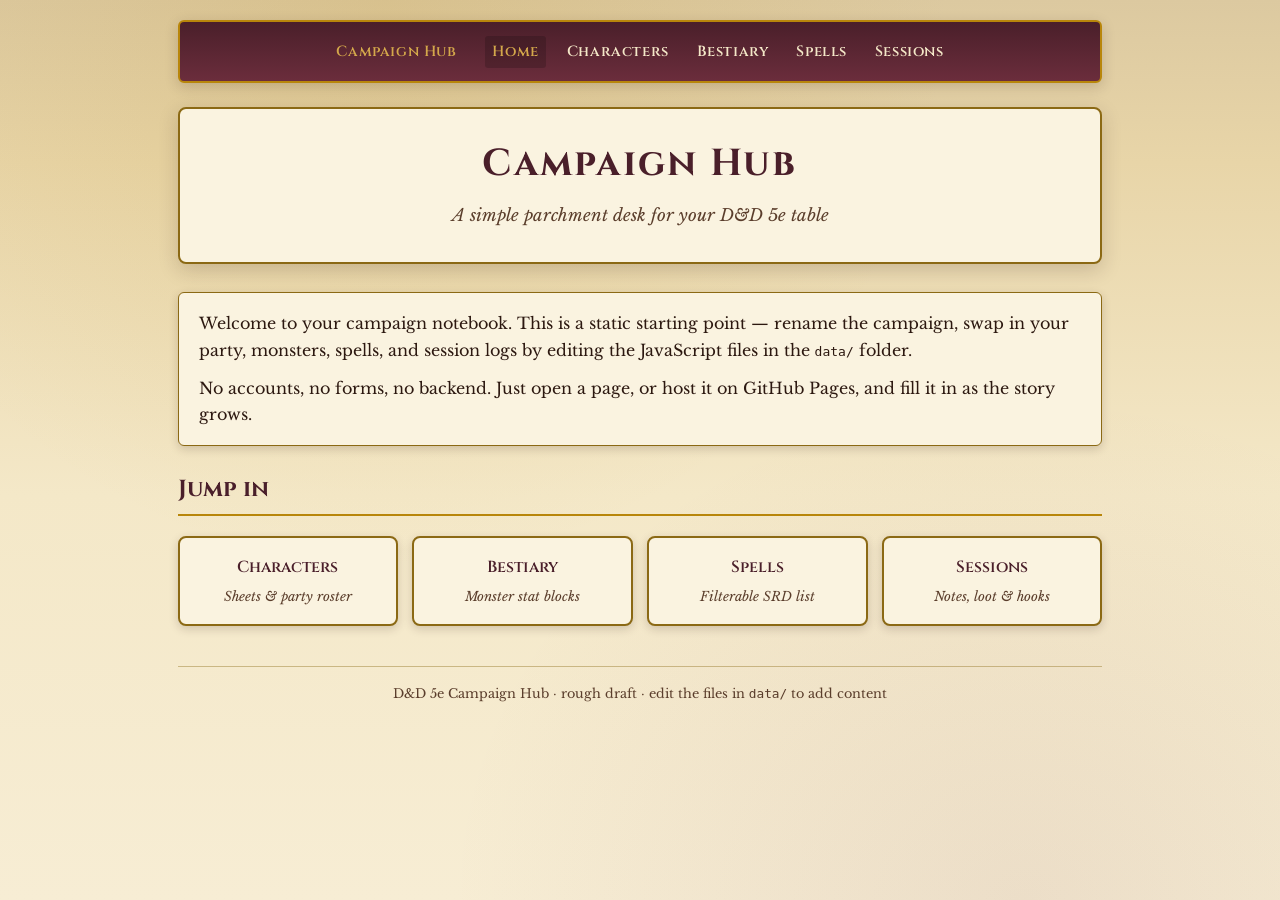
<file: index.html>
<!DOCTYPE html>
<html lang="en">
<head>
  <meta charset="UTF-8" />
  <meta name="viewport" content="width=device-width, initial-scale=1" />
  <title>Campaign Hub — D&amp;D 5e</title>
  <meta name="description" content="Rough-draft D&amp;D 5e campaign hub: characters, bestiary, spells, and session notes." />
  <link rel="preconnect" href="https://fonts.googleapis.com" />
  <link rel="preconnect" href="https://fonts.gstatic.com" crossorigin />
  <link href="https://fonts.googleapis.com/css2?family=Cinzel:wght@400;600;700&amp;family=Libre+Baskerville:ital,wght@0,400;0,700;1,400&amp;display=swap" rel="stylesheet" />
  <link rel="stylesheet" href="css/style.css" />
</head>
<body>
  <div class="wrap">
    <nav class="site-nav" id="site-nav" aria-label="Main"></nav>

    <header class="hero">
      <h1>Campaign Hub</h1>
      <p class="tagline">A simple parchment desk for your D&amp;D 5e table</p>
    </header>

    <section class="intro">
      <p>
        Welcome to your campaign notebook. This is a static starting point —
        rename the campaign, swap in your party, monsters, spells, and session
        logs by editing the JavaScript files in the <code>data/</code> folder.
      </p>
      <p>
        No accounts, no forms, no backend. Just open a page, or host it on
        GitHub Pages, and fill it in as the story grows.
      </p>
    </section>

    <h2 class="section-title">Jump in</h2>
    <div class="home-links">
      <a href="characters.html">Characters<span>Sheets &amp; party roster</span></a>
      <a href="bestiary.html">Bestiary<span>Monster stat blocks</span></a>
      <a href="spells.html">Spells<span>Filterable SRD list</span></a>
      <a href="sessions.html">Sessions<span>Notes, loot &amp; hooks</span></a>
    </div>

    <footer class="site-footer">D&amp;D 5e Campaign Hub · rough draft · edit the files in <code>data/</code> to add content</footer>
  </div>
  <script src="js/common.js"></script>
  <script>renderNav("home");</script>
</body>
</html>
</file>
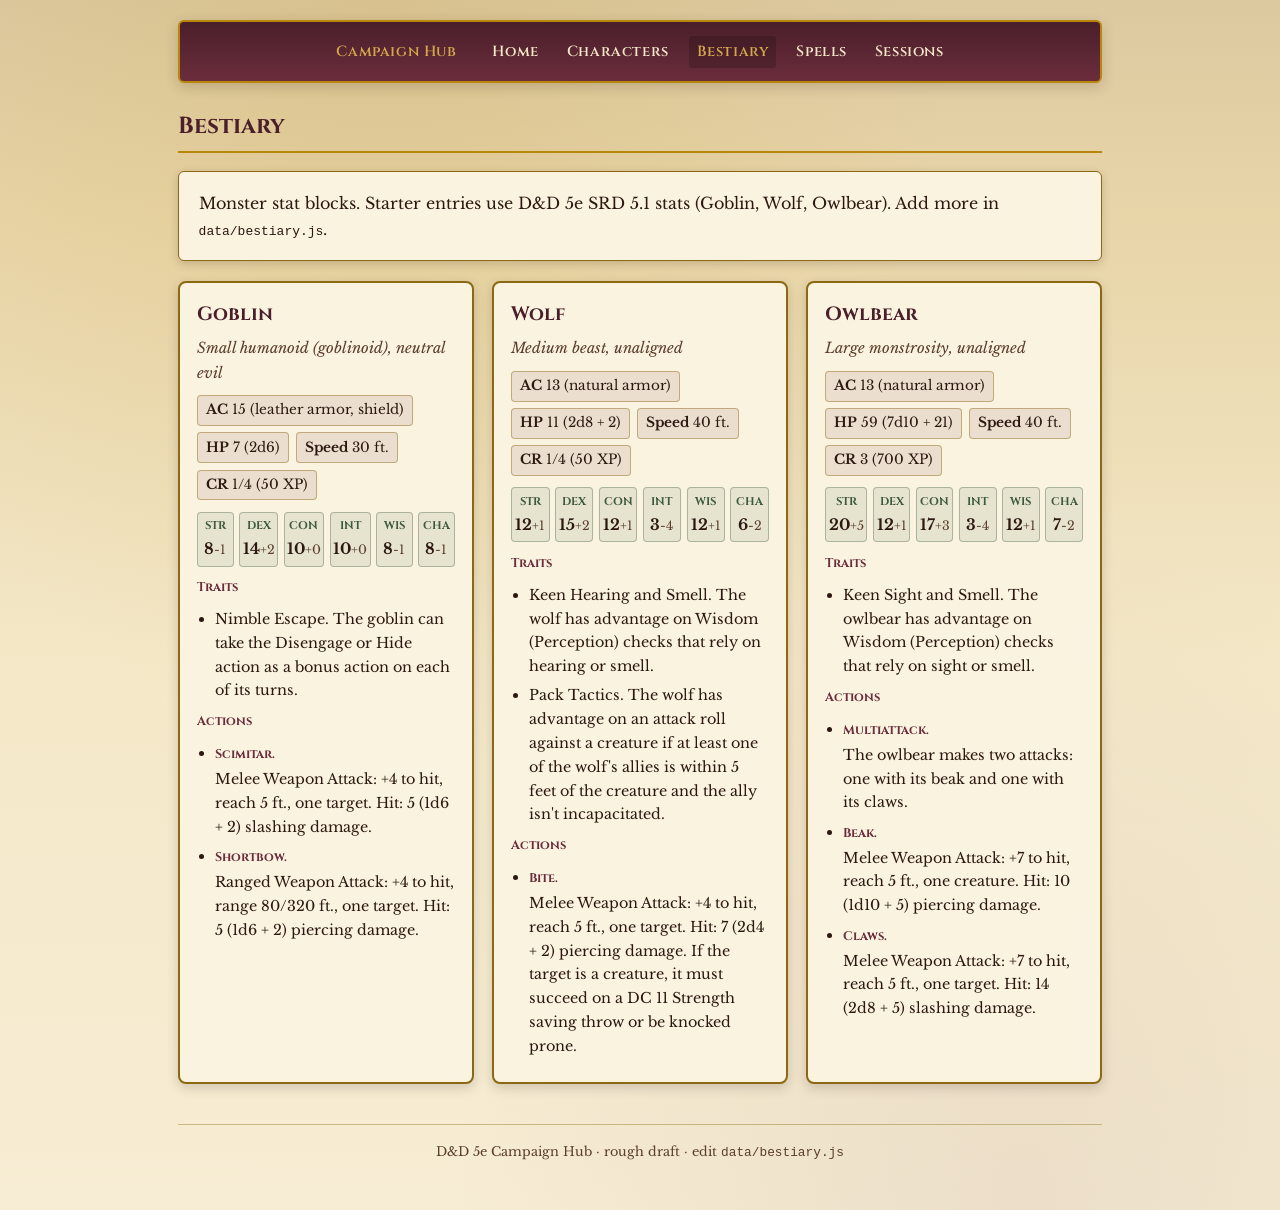
<file: bestiary.html>
<!DOCTYPE html>
<html lang="en">
<head>
  <meta charset="UTF-8" />
  <meta name="viewport" content="width=device-width, initial-scale=1" />
  <title>Bestiary — Campaign Hub</title>
  <link rel="preconnect" href="https://fonts.googleapis.com" />
  <link rel="preconnect" href="https://fonts.gstatic.com" crossorigin />
  <link href="https://fonts.googleapis.com/css2?family=Cinzel:wght@400;600;700&amp;family=Libre+Baskerville:ital,wght@0,400;0,700;1,400&amp;display=swap" rel="stylesheet" />
  <link rel="stylesheet" href="css/style.css" />
</head>
<body>
  <div class="wrap">
    <nav class="site-nav" id="site-nav" aria-label="Main"></nav>
    <h1 class="section-title">Bestiary</h1>
    <p class="intro" style="margin-bottom:1.25rem">
      Monster stat blocks. Starter entries use D&amp;D 5e SRD 5.1 stats
      (Goblin, Wolf, Owlbear). Add more in <code>data/bestiary.js</code>.
    </p>
    <div class="card-grid" id="bestiary-list"></div>
    <footer class="site-footer">D&amp;D 5e Campaign Hub · rough draft · edit <code>data/bestiary.js</code></footer>
  </div>
  <script src="js/common.js"></script>
  <script src="data/bestiary.js"></script>
  <script src="js/bestiary.js"></script>
  <script>renderNav("bestiary");</script>
</body>
</html>
</file>
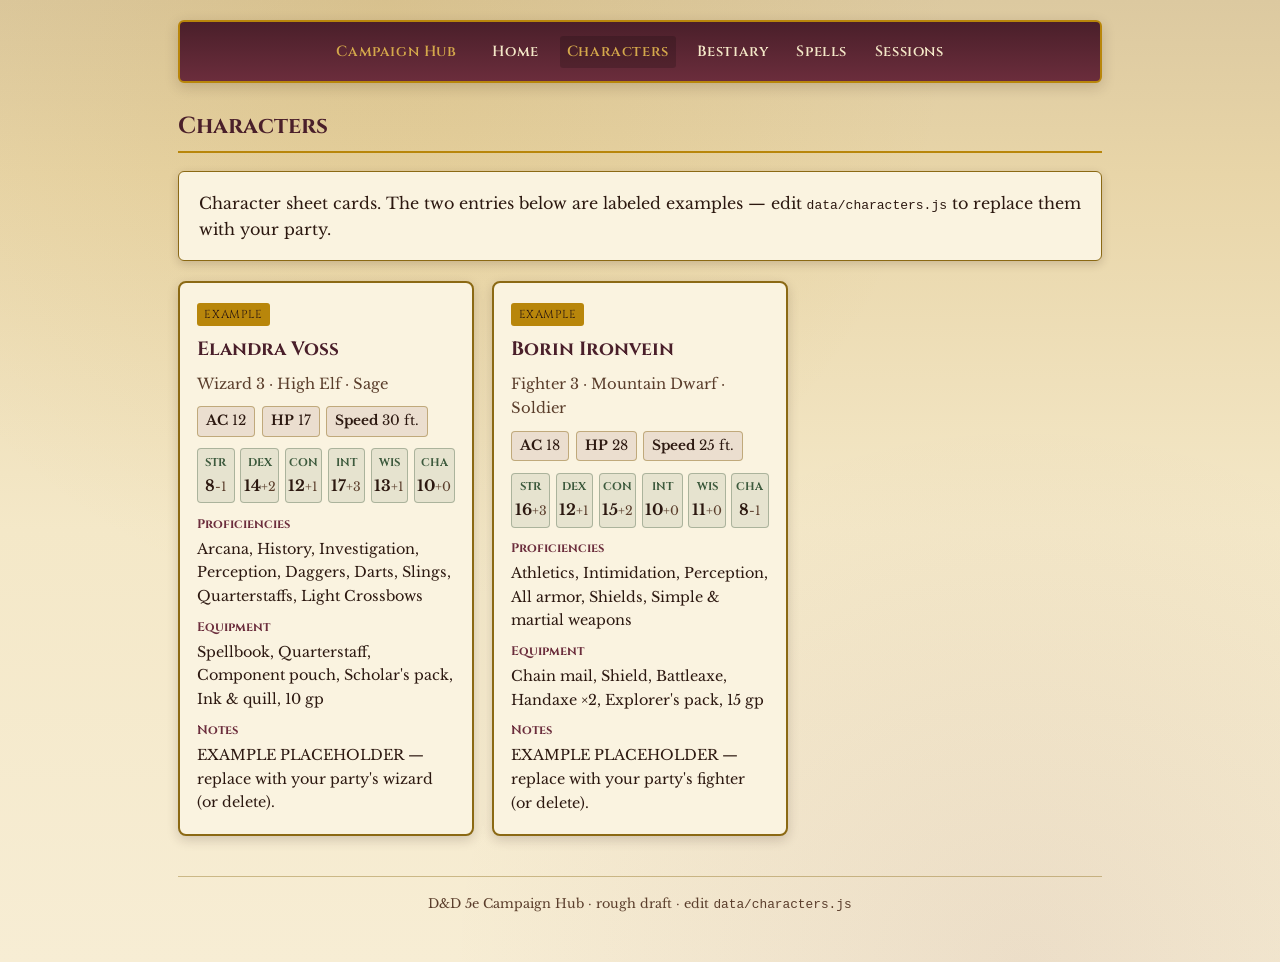
<file: characters.html>
<!DOCTYPE html>
<html lang="en">
<head>
  <meta charset="UTF-8" />
  <meta name="viewport" content="width=device-width, initial-scale=1" />
  <title>Characters — Campaign Hub</title>
  <link rel="preconnect" href="https://fonts.googleapis.com" />
  <link rel="preconnect" href="https://fonts.gstatic.com" crossorigin />
  <link href="https://fonts.googleapis.com/css2?family=Cinzel:wght@400;600;700&amp;family=Libre+Baskerville:ital,wght@0,400;0,700;1,400&amp;display=swap" rel="stylesheet" />
  <link rel="stylesheet" href="css/style.css" />
</head>
<body>
  <div class="wrap">
    <nav class="site-nav" id="site-nav" aria-label="Main"></nav>
    <h1 class="section-title">Characters</h1>
    <p class="intro" style="margin-bottom:1.25rem">
      Character sheet cards. The two entries below are labeled examples —
      edit <code>data/characters.js</code> to replace them with your party.
    </p>
    <div class="card-grid" id="character-list"></div>
    <footer class="site-footer">D&amp;D 5e Campaign Hub · rough draft · edit <code>data/characters.js</code></footer>
  </div>
  <script src="js/common.js"></script>
  <script src="data/characters.js"></script>
  <script src="js/characters.js"></script>
  <script>renderNav("characters");</script>
</body>
</html>
</file>
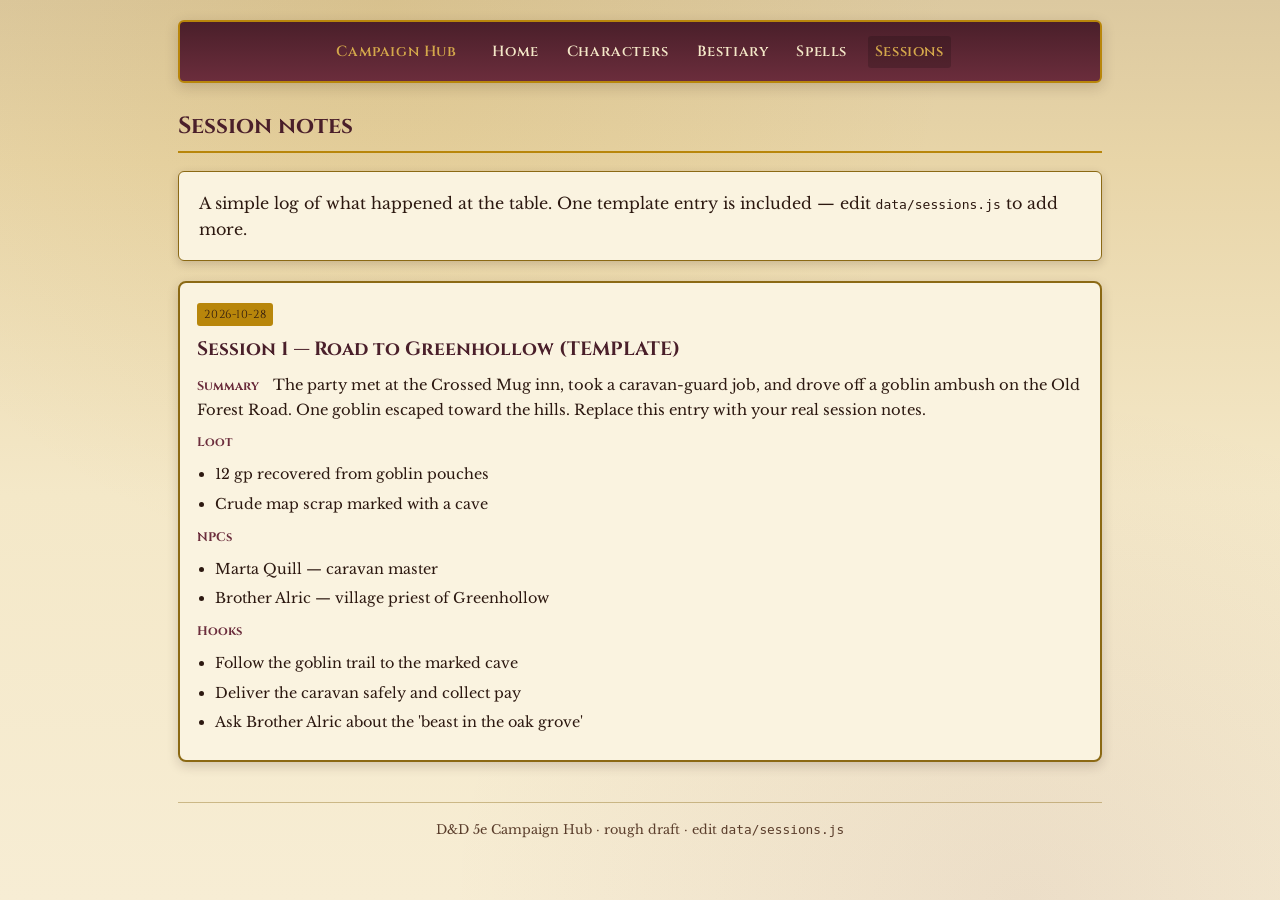
<file: sessions.html>
<!DOCTYPE html>
<html lang="en">
<head>
  <meta charset="UTF-8" />
  <meta name="viewport" content="width=device-width, initial-scale=1" />
  <title>Sessions — Campaign Hub</title>
  <link rel="preconnect" href="https://fonts.googleapis.com" />
  <link rel="preconnect" href="https://fonts.gstatic.com" crossorigin />
  <link href="https://fonts.googleapis.com/css2?family=Cinzel:wght@400;600;700&amp;family=Libre+Baskerville:ital,wght@0,400;0,700;1,400&amp;display=swap" rel="stylesheet" />
  <link rel="stylesheet" href="css/style.css" />
</head>
<body>
  <div class="wrap">
    <nav class="site-nav" id="site-nav" aria-label="Main"></nav>
    <h1 class="section-title">Session notes</h1>
    <p class="intro" style="margin-bottom:1.25rem">
      A simple log of what happened at the table. One template entry is included —
      edit <code>data/sessions.js</code> to add more.
    </p>
    <div id="session-list" class="card-grid" style="grid-template-columns:1fr"></div>
    <footer class="site-footer">D&amp;D 5e Campaign Hub · rough draft · edit <code>data/sessions.js</code></footer>
  </div>
  <script src="js/common.js"></script>
  <script src="data/sessions.js"></script>
  <script src="js/sessions.js"></script>
  <script>renderNav("sessions");</script>
</body>
</html>
</file>
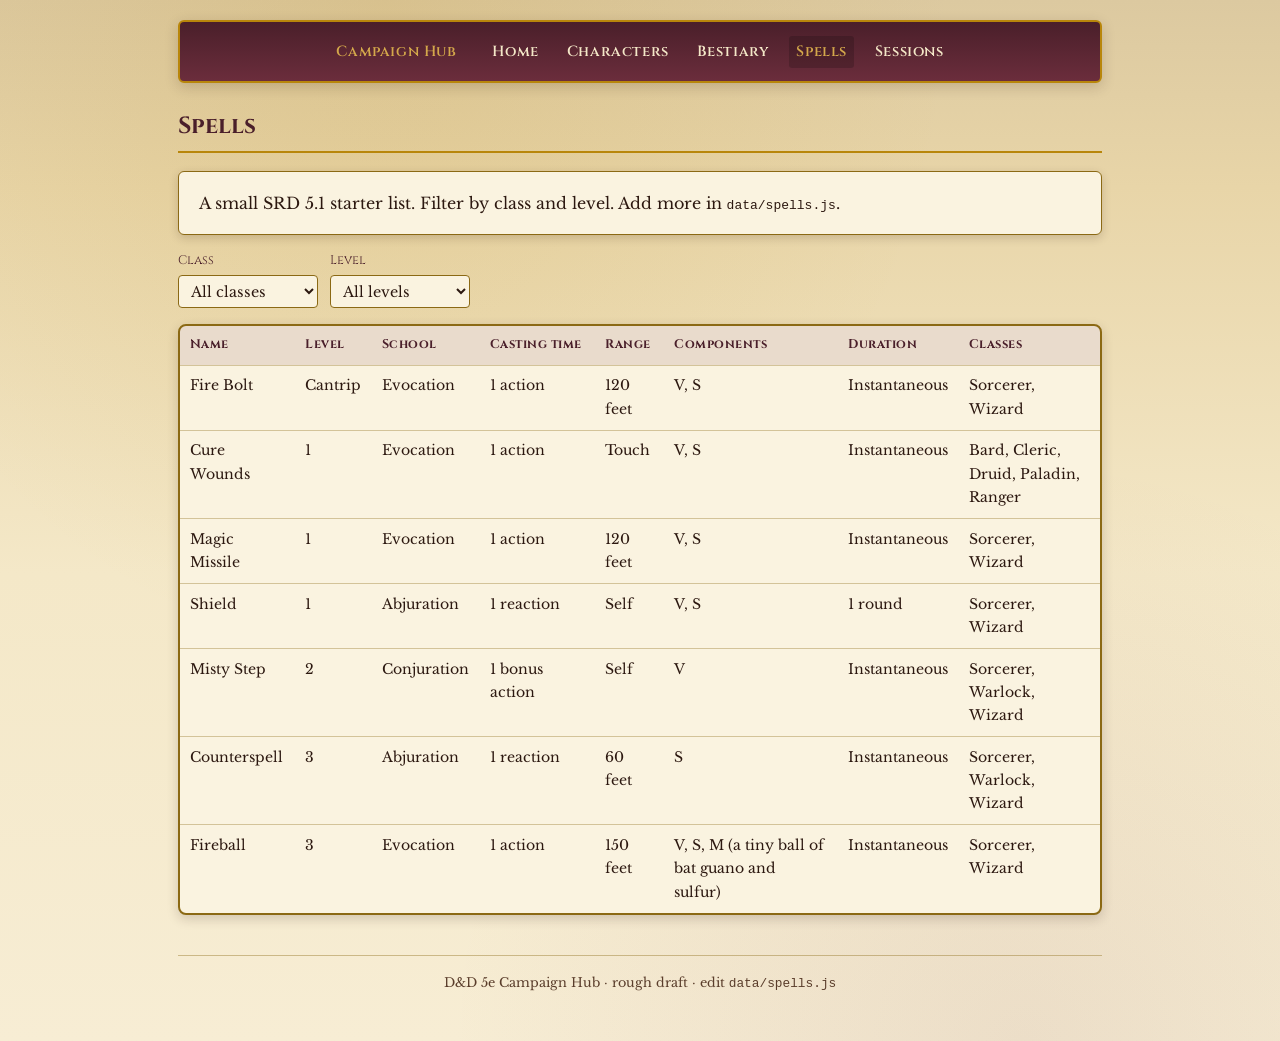
<file: spells.html>
<!DOCTYPE html>
<html lang="en">
<head>
  <meta charset="UTF-8" />
  <meta name="viewport" content="width=device-width, initial-scale=1" />
  <title>Spells — Campaign Hub</title>
  <link rel="preconnect" href="https://fonts.googleapis.com" />
  <link rel="preconnect" href="https://fonts.gstatic.com" crossorigin />
  <link href="https://fonts.googleapis.com/css2?family=Cinzel:wght@400;600;700&amp;family=Libre+Baskerville:ital,wght@0,400;0,700;1,400&amp;display=swap" rel="stylesheet" />
  <link rel="stylesheet" href="css/style.css" />
</head>
<body>
  <div class="wrap">
    <nav class="site-nav" id="site-nav" aria-label="Main"></nav>
    <h1 class="section-title">Spells</h1>
    <p class="intro" style="margin-bottom:1rem">
      A small SRD 5.1 starter list. Filter by class and level. Add more in
      <code>data/spells.js</code>.
    </p>
    <div class="filters">
      <label>Class
        <select id="filter-class">
          <option value="">All classes</option>
        </select>
      </label>
      <label>Level
        <select id="filter-level">
          <option value="">All levels</option>
        </select>
      </label>
    </div>
    <div class="table-wrap">
      <table class="spells" id="spell-table">
        <thead>
          <tr>
            <th>Name</th>
            <th>Level</th>
            <th>School</th>
            <th>Casting time</th>
            <th>Range</th>
            <th>Components</th>
            <th>Duration</th>
            <th>Classes</th>
          </tr>
        </thead>
        <tbody id="spell-body"></tbody>
      </table>
    </div>
    <p id="spell-empty" class="empty-note" hidden>No spells match these filters.</p>
    <footer class="site-footer">D&amp;D 5e Campaign Hub · rough draft · edit <code>data/spells.js</code></footer>
  </div>
  <script src="js/common.js"></script>
  <script src="data/spells.js"></script>
  <script src="js/spells.js"></script>
  <script>renderNav("spells");</script>
</body>
</html>
</file>
<file: css/style.css>
:root {
  --parchment: #f4e8c8;
  --parchment-dark: #e8d5a8;
  --ink: #2c1810;
  --ink-soft: #5a3d2b;
  --burgundy: #6b2d3c;
  --burgundy-deep: #4a1f2a;
  --gold: #b8860b;
  --gold-light: #d4a84b;
  --forest: #3d5a3d;
  --card: #faf3e0;
  --border: #8b6914;
  --shadow: rgba(44, 24, 16, 0.18);
}

* { box-sizing: border-box; margin: 0; padding: 0; }

body {
  font-family: "Libre Baskerville", Georgia, "Times New Roman", serif;
  background:
    radial-gradient(ellipse at 30% 0%, rgba(184, 134, 11, 0.12), transparent 45%),
    radial-gradient(ellipse at 80% 100%, rgba(107, 45, 60, 0.08), transparent 40%),
    linear-gradient(180deg, #dcc9a0 0%, var(--parchment-dark) 18%, var(--parchment) 55%, #f7edd4 100%);
  color: var(--ink);
  min-height: 100vh;
  line-height: 1.65;
}

a { color: var(--burgundy); text-decoration: none; }
a:hover { color: var(--burgundy-deep); text-decoration: underline; }

.wrap {
  max-width: 960px;
  margin: 0 auto;
  padding: 1.25rem 1.1rem 3rem;
}

/* Nav */
.site-nav {
  display: flex;
  flex-wrap: wrap;
  gap: 0.35rem 0.85rem;
  justify-content: center;
  align-items: center;
  padding: 0.85rem 1rem;
  margin-bottom: 1.5rem;
  background: linear-gradient(180deg, var(--burgundy-deep), var(--burgundy));
  border: 2px solid var(--gold);
  border-radius: 6px;
  box-shadow: 0 4px 14px var(--shadow);
}

.site-nav a {
  color: var(--parchment);
  font-family: Cinzel, "Palatino Linotype", serif;
  font-size: 0.92rem;
  font-weight: 600;
  letter-spacing: 0.04em;
  padding: 0.25rem 0.45rem;
  text-decoration: none;
  border-radius: 3px;
}

.site-nav a:hover,
.site-nav a.active {
  color: var(--gold-light);
  background: rgba(0, 0, 0, 0.18);
  text-decoration: none;
}

.brand {
  font-family: Cinzel, "Palatino Linotype", serif;
  font-weight: 700;
  font-size: 1.05rem;
  margin-right: 0.5rem;
  color: var(--gold-light) !important;
}

/* Header / hero */
.hero {
  text-align: center;
  padding: 1.5rem 1rem 2rem;
  border: 2px solid var(--border);
  border-radius: 8px;
  background: var(--card);
  box-shadow: 0 6px 20px var(--shadow);
  margin-bottom: 1.75rem;
}

.hero h1 {
  font-family: Cinzel, "Palatino Linotype", serif;
  font-size: clamp(1.6rem, 4vw, 2.35rem);
  color: var(--burgundy-deep);
  letter-spacing: 0.06em;
  margin-bottom: 0.4rem;
}

.hero .tagline {
  font-style: italic;
  color: var(--ink-soft);
  font-size: 1.05rem;
}

.section-title {
  font-family: Cinzel, "Palatino Linotype", serif;
  font-size: 1.45rem;
  color: var(--burgundy-deep);
  border-bottom: 2px solid var(--gold);
  padding-bottom: 0.35rem;
  margin: 0 0 1.1rem;
}

.intro {
  background: var(--card);
  border: 1px solid var(--border);
  border-radius: 6px;
  padding: 1.1rem 1.25rem;
  margin-bottom: 1.5rem;
  box-shadow: 0 3px 10px var(--shadow);
}

.intro p { margin-bottom: 0.75rem; }
.intro p:last-child { margin-bottom: 0; }

.card-grid {
  display: grid;
  grid-template-columns: repeat(auto-fill, minmax(280px, 1fr));
  gap: 1.1rem;
}

.card {
  background: var(--card);
  border: 2px solid var(--border);
  border-radius: 8px;
  padding: 1rem 1.1rem 1.15rem;
  box-shadow: 0 4px 12px var(--shadow);
}

.card h2, .card h3 {
  font-family: Cinzel, "Palatino Linotype", serif;
  color: var(--burgundy-deep);
  margin-bottom: 0.35rem;
}

.card h2 { font-size: 1.2rem; }
.card h3 { font-size: 1.05rem; }

.badge {
  display: inline-block;
  font-size: 0.72rem;
  font-family: Cinzel, serif;
  letter-spacing: 0.05em;
  text-transform: uppercase;
  background: var(--gold);
  color: var(--ink);
  padding: 0.15rem 0.45rem;
  border-radius: 3px;
  margin-bottom: 0.5rem;
}

.meta { color: var(--ink-soft); font-size: 0.92rem; margin-bottom: 0.65rem; }

.stat-row {
  display: flex;
  flex-wrap: wrap;
  gap: 0.4rem;
  margin: 0.55rem 0;
}

.stat-pill {
  background: rgba(107, 45, 60, 0.1);
  border: 1px solid rgba(139, 105, 20, 0.45);
  border-radius: 4px;
  padding: 0.2rem 0.5rem;
  font-size: 0.85rem;
}

.abilities {
  display: grid;
  grid-template-columns: repeat(6, 1fr);
  gap: 0.35rem;
  margin: 0.7rem 0;
  text-align: center;
}

.ability {
  background: rgba(61, 90, 61, 0.1);
  border: 1px solid rgba(61, 90, 61, 0.35);
  border-radius: 4px;
  padding: 0.3rem 0.15rem;
  font-size: 0.78rem;
}

.ability strong {
  display: block;
  font-family: Cinzel, serif;
  font-size: 0.7rem;
  color: var(--forest);
}

.ability .score { font-weight: 700; font-size: 0.95rem; }
.ability .mod { color: var(--ink-soft); }

.list-block { margin-top: 0.55rem; font-size: 0.9rem; }
.list-block strong {
  display: block;
  font-family: Cinzel, serif;
  font-size: 0.78rem;
  color: var(--burgundy);
  margin-bottom: 0.15rem;
}

.actions-list { margin-top: 0.6rem; }
.actions-list li { margin: 0.35rem 0 0.35rem 1.1rem; font-size: 0.9rem; }

/* Filters */
.filters {
  display: flex;
  flex-wrap: wrap;
  gap: 0.75rem;
  margin-bottom: 1rem;
  align-items: end;
}

.filters label {
  display: flex;
  flex-direction: column;
  gap: 0.25rem;
  font-family: Cinzel, serif;
  font-size: 0.78rem;
  color: var(--burgundy-deep);
}

.filters select {
  font-family: "Libre Baskerville", Georgia, serif;
  font-size: 0.9rem;
  padding: 0.35rem 0.5rem;
  border: 1px solid var(--border);
  border-radius: 4px;
  background: var(--card);
  color: var(--ink);
  min-width: 140px;
}

/* Spell table */
.table-wrap {
  overflow-x: auto;
  border: 2px solid var(--border);
  border-radius: 8px;
  background: var(--card);
  box-shadow: 0 4px 12px var(--shadow);
}

table.spells {
  width: 100%;
  border-collapse: collapse;
  font-size: 0.88rem;
}

table.spells th,
table.spells td {
  padding: 0.55rem 0.65rem;
  text-align: left;
  border-bottom: 1px solid rgba(139, 105, 20, 0.35);
  vertical-align: top;
}

table.spells th {
  font-family: Cinzel, serif;
  font-size: 0.78rem;
  letter-spacing: 0.04em;
  background: rgba(107, 45, 60, 0.12);
  color: var(--burgundy-deep);
  white-space: nowrap;
}

table.spells tr:last-child td { border-bottom: none; }
table.spells tr:hover td { background: rgba(184, 134, 11, 0.08); }
table.spells .hidden { display: none; }

.session-card .field { margin: 0.45rem 0; font-size: 0.92rem; }
.session-card .field strong {
  font-family: Cinzel, serif;
  font-size: 0.78rem;
  color: var(--burgundy);
  display: inline-block;
  min-width: 4.5rem;
}

.home-links {
  display: grid;
  grid-template-columns: repeat(auto-fill, minmax(200px, 1fr));
  gap: 0.9rem;
  margin-top: 1.25rem;
}

.home-links a {
  display: block;
  text-align: center;
  padding: 1rem 0.75rem;
  background: var(--card);
  border: 2px solid var(--border);
  border-radius: 8px;
  color: var(--burgundy-deep);
  font-family: Cinzel, serif;
  font-weight: 600;
  box-shadow: 0 3px 10px var(--shadow);
  text-decoration: none;
  transition: transform 0.12s ease, box-shadow 0.12s ease;
}

.home-links a:hover {
  transform: translateY(-2px);
  box-shadow: 0 6px 16px var(--shadow);
  text-decoration: none;
  color: var(--burgundy);
}

.home-links a span {
  display: block;
  margin-top: 0.35rem;
  font-family: "Libre Baskerville", Georgia, serif;
  font-weight: 400;
  font-size: 0.82rem;
  color: var(--ink-soft);
  font-style: italic;
}

footer.site-footer {
  margin-top: 2.5rem;
  text-align: center;
  font-size: 0.8rem;
  color: var(--ink-soft);
  border-top: 1px solid rgba(139, 105, 20, 0.4);
  padding-top: 1rem;
}

.empty-note {
  color: var(--ink-soft);
  font-style: italic;
  padding: 1rem;
}

@media (max-width: 640px) {
  .abilities { grid-template-columns: repeat(3, 1fr); }
  .site-nav { gap: 0.25rem 0.55rem; }
  .site-nav a { font-size: 0.82rem; }
}
</file>
